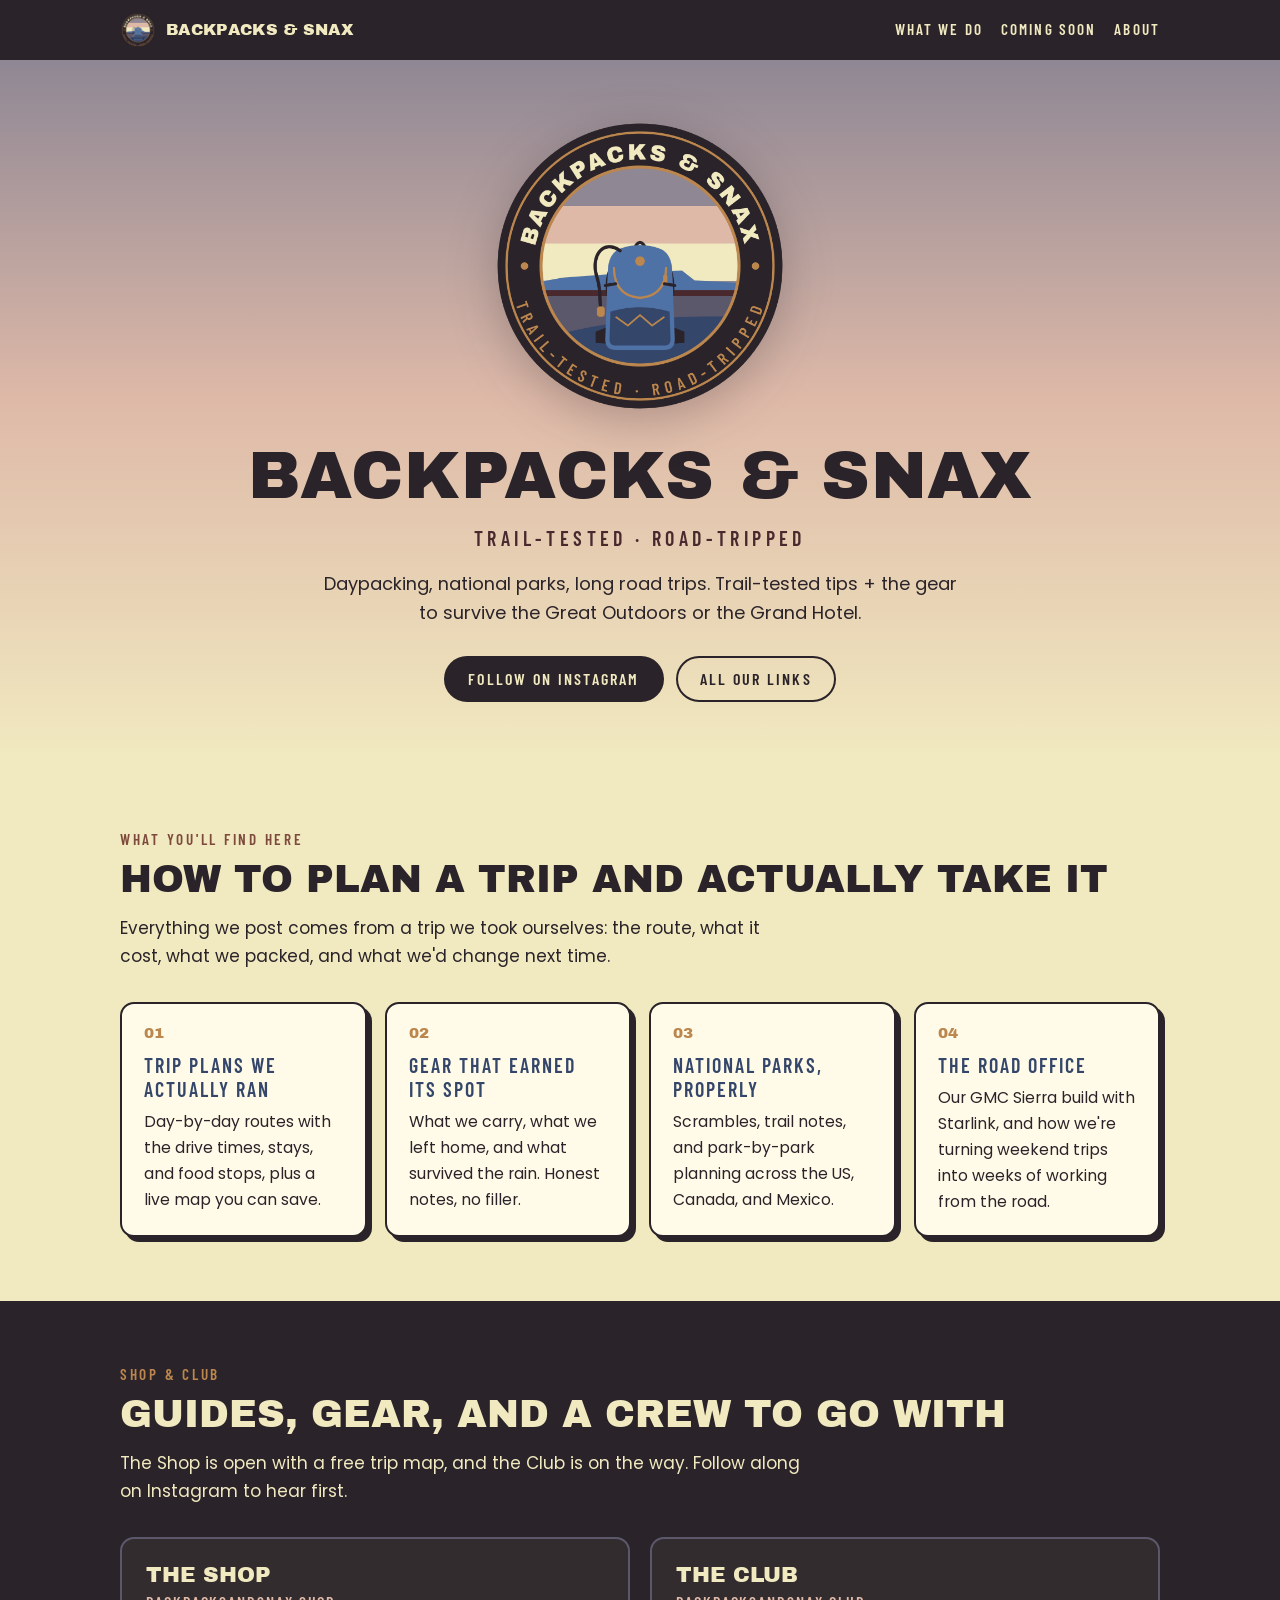
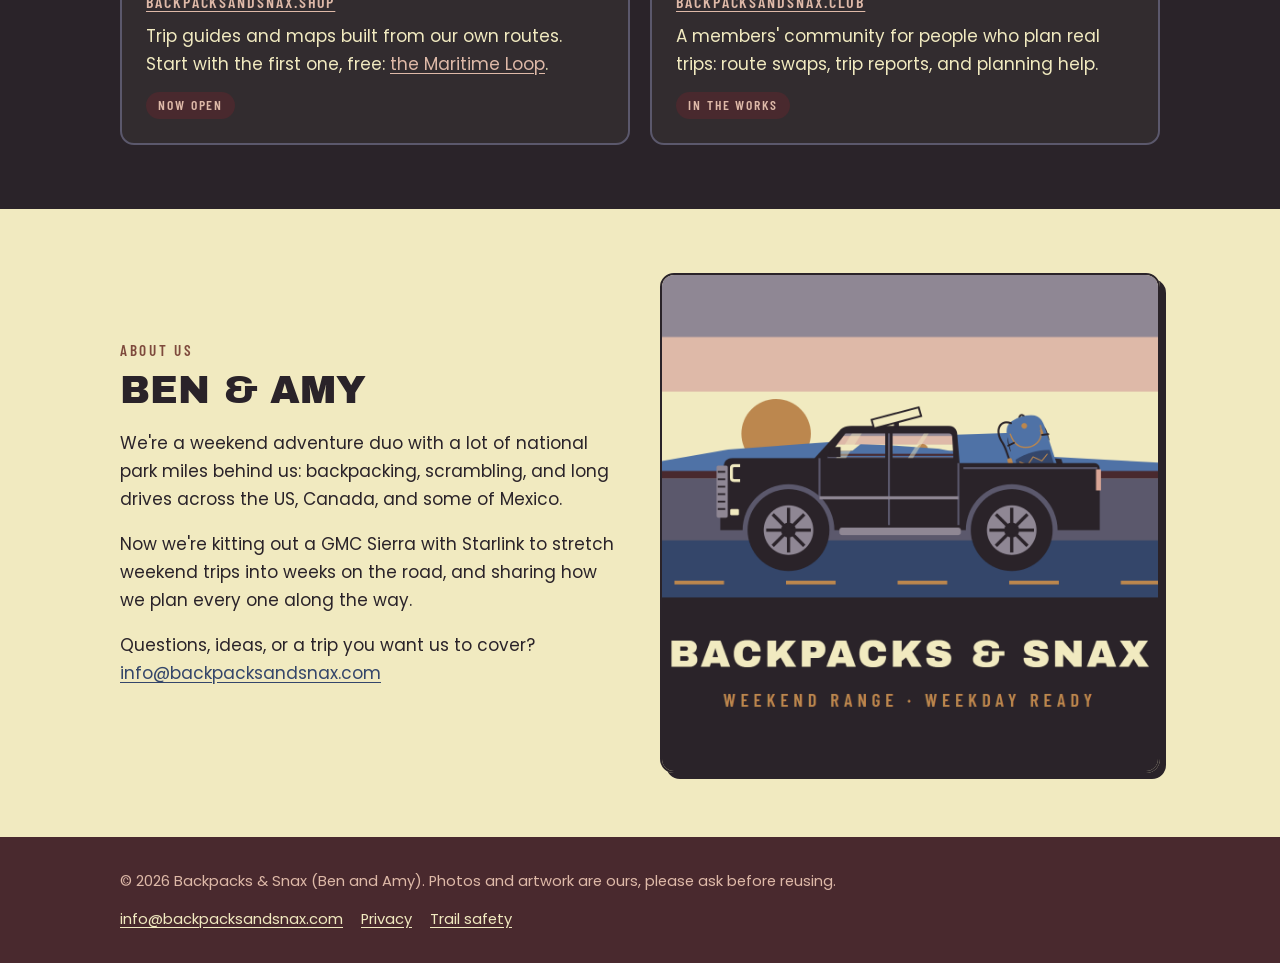
<file: index.html>
<!doctype html>
<html lang="en">
<head>
<meta charset="utf-8">
<meta name="viewport" content="width=device-width, initial-scale=1">
<meta http-equiv="Content-Security-Policy" content="default-src 'self'; script-src 'none'; style-src 'self'; img-src 'self' data:; font-src 'self'; connect-src 'none'; object-src 'none'; base-uri 'self'; form-action 'none'; upgrade-insecure-requests">
<meta name="referrer" content="strict-origin-when-cross-origin">
<title>Backpacks & Snax | Daypacking, national parks, long road trips</title>
<meta name="description" content="Ben and Amy's trail-tested trip plans, gear notes, and national park routes, plus the truck build that turns weekend trips into weeks on the road.">
<link rel="canonical" href="https://backpacksandsnax.com/">
<meta property="og:type" content="website">
<meta property="og:title" content="Backpacks & Snax">
<meta property="og:description" content="Daypacking, national parks, long road trips. Trail-tested tips + the gear to survive the Great Outdoors or the Grand Hotel.">
<meta property="og:url" content="https://backpacksandsnax.com/">
<meta property="og:image" content="https://backpacksandsnax.com/img/07-rig-at-sunset-1080.png">
<meta name="theme-color" content="#2A2329">
<link rel="icon" type="image/png" href="img/01-trailhead-badge-320.png">
<link rel="stylesheet" href="site.css">
</head>
<body>
<a class="skip" href="#main">Skip to content</a>
<header class="topbar">
  <div class="wrap">
    <a class="brand" href="/"><img src="img/01-trailhead-badge-320.png" alt="" width="36" height="36">Backpacks &amp; Snax</a>
    <nav aria-label="Main">
      <a href="#what">What we do</a>
      <a href="#next">Coming soon</a>
      <a href="#about">About</a>
    </nav>
  </div>
</header>

<main id="main">
  <div class="hero">
    <div class="wrap">
      <img class="badge" src="img/01-trailhead-badge-1080.png" alt="Backpacks and Snax trailhead badge: a blue backpack in front of a sunset, ringed by the words Trail-tested, Road-tripped" width="1080" height="1080">
      <h1>Backpacks &amp; Snax</h1>
      <p class="sub">Trail-tested &middot; Road-tripped</p>
      <p class="lead">Daypacking, national parks, long road trips. Trail-tested tips + the gear to survive the Great Outdoors or the Grand Hotel.</p>
      <div class="buttons">
        <a class="btn btn-solid" href="https://www.instagram.com/backpacksandsnax/" rel="me">Follow on Instagram</a>
        <a class="btn btn-line" href="https://linktr.ee/backpacksandsnax">All our links</a>
      </div>
    </div>
  </div>

  <section id="what">
    <div class="wrap">
      <p class="eyebrow">What you'll find here</p>
      <h2>How to plan a trip and actually take it</h2>
      <p class="intro">Everything we post comes from a trip we took ourselves: the route, what it cost, what we packed, and what we'd change next time.</p>
      <div class="cards">
        <div class="card"><span class="num">01</span><h3>Trip plans we actually ran</h3><p>Day-by-day routes with the drive times, stays, and food stops, plus a live map you can save.</p></div>
        <div class="card"><span class="num">02</span><h3>Gear that earned its spot</h3><p>What we carry, what we left home, and what survived the rain. Honest notes, no filler.</p></div>
        <div class="card"><span class="num">03</span><h3>National parks, properly</h3><p>Scrambles, trail notes, and park-by-park planning across the US, Canada, and Mexico.</p></div>
        <div class="card"><span class="num">04</span><h3>The road office</h3><p>Our GMC Sierra build with Starlink, and how we're turning weekend trips into weeks of working from the road.</p></div>
      </div>
    </div>
  </section>

  <section id="next" class="dark">
    <div class="wrap">
      <p class="eyebrow">Shop &amp; Club</p>
      <h2>Guides, gear, and a crew to go with</h2>
      <p class="intro">The Shop is open with a free trip map, and the Club is on the way. Follow along on Instagram to hear first.</p>
      <div class="next">
        <div class="next-item">
          <h3>The Shop</h3>
          <p class="domain"><a href="https://backpacksandsnax.shop">backpacksandsnax.shop</a></p>
          <p>Trip guides and maps built from our own routes. Start with the first one, free: <a href="https://backpacksandsnax.shop/maritime-loop.html">the Maritime Loop</a>.</p>
          <span class="pill">Now open</span>
        </div>
        <div class="next-item">
          <h3>The Club</h3>
          <p class="domain"><a href="https://backpacksandsnax.club">backpacksandsnax.club</a></p>
          <p>A members' community for people who plan real trips: route swaps, trip reports, and planning help.</p>
          <span class="pill">In the works</span>
        </div>
      </div>
    </div>
  </section>

  <section id="about">
    <div class="wrap about">
      <div>
        <p class="eyebrow">About us</p>
        <h2>Ben &amp; Amy</h2>
        <p>We're a weekend adventure duo with a lot of national park miles behind us: backpacking, scrambling, and long drives across the US, Canada, and some of Mexico.</p>
        <p>Now we're kitting out a GMC Sierra with Starlink to stretch weekend trips into weeks on the road, and sharing how we plan every one along the way.</p>
        <p>Questions, ideas, or a trip you want us to cover? <a href="mailto:info@backpacksandsnax.com">info@backpacksandsnax.com</a></p>
      </div>
      <img src="img/07-rig-at-sunset-1080.png" alt="Illustration of a dark pickup truck with a backpack in the bed and a Starlink dish, driving past a sunset. Text: Backpacks and Snax, Weekend Range, Weekday Ready" width="1080" height="1080" loading="lazy">
    </div>
  </section>
</main>

<footer>
  <div class="wrap">
    <p>&copy; 2026 Backpacks &amp; Snax (Ben and Amy). Photos and artwork are ours, please ask before reusing.</p>
    <nav aria-label="Footer">
      <a href="mailto:info@backpacksandsnax.com">info@backpacksandsnax.com</a>
      <a href="/privacy.html">Privacy</a>
      <a href="/trail-safety.html">Trail safety</a>
    </nav>
  </div>
</footer>
</body>
</html>
</file>
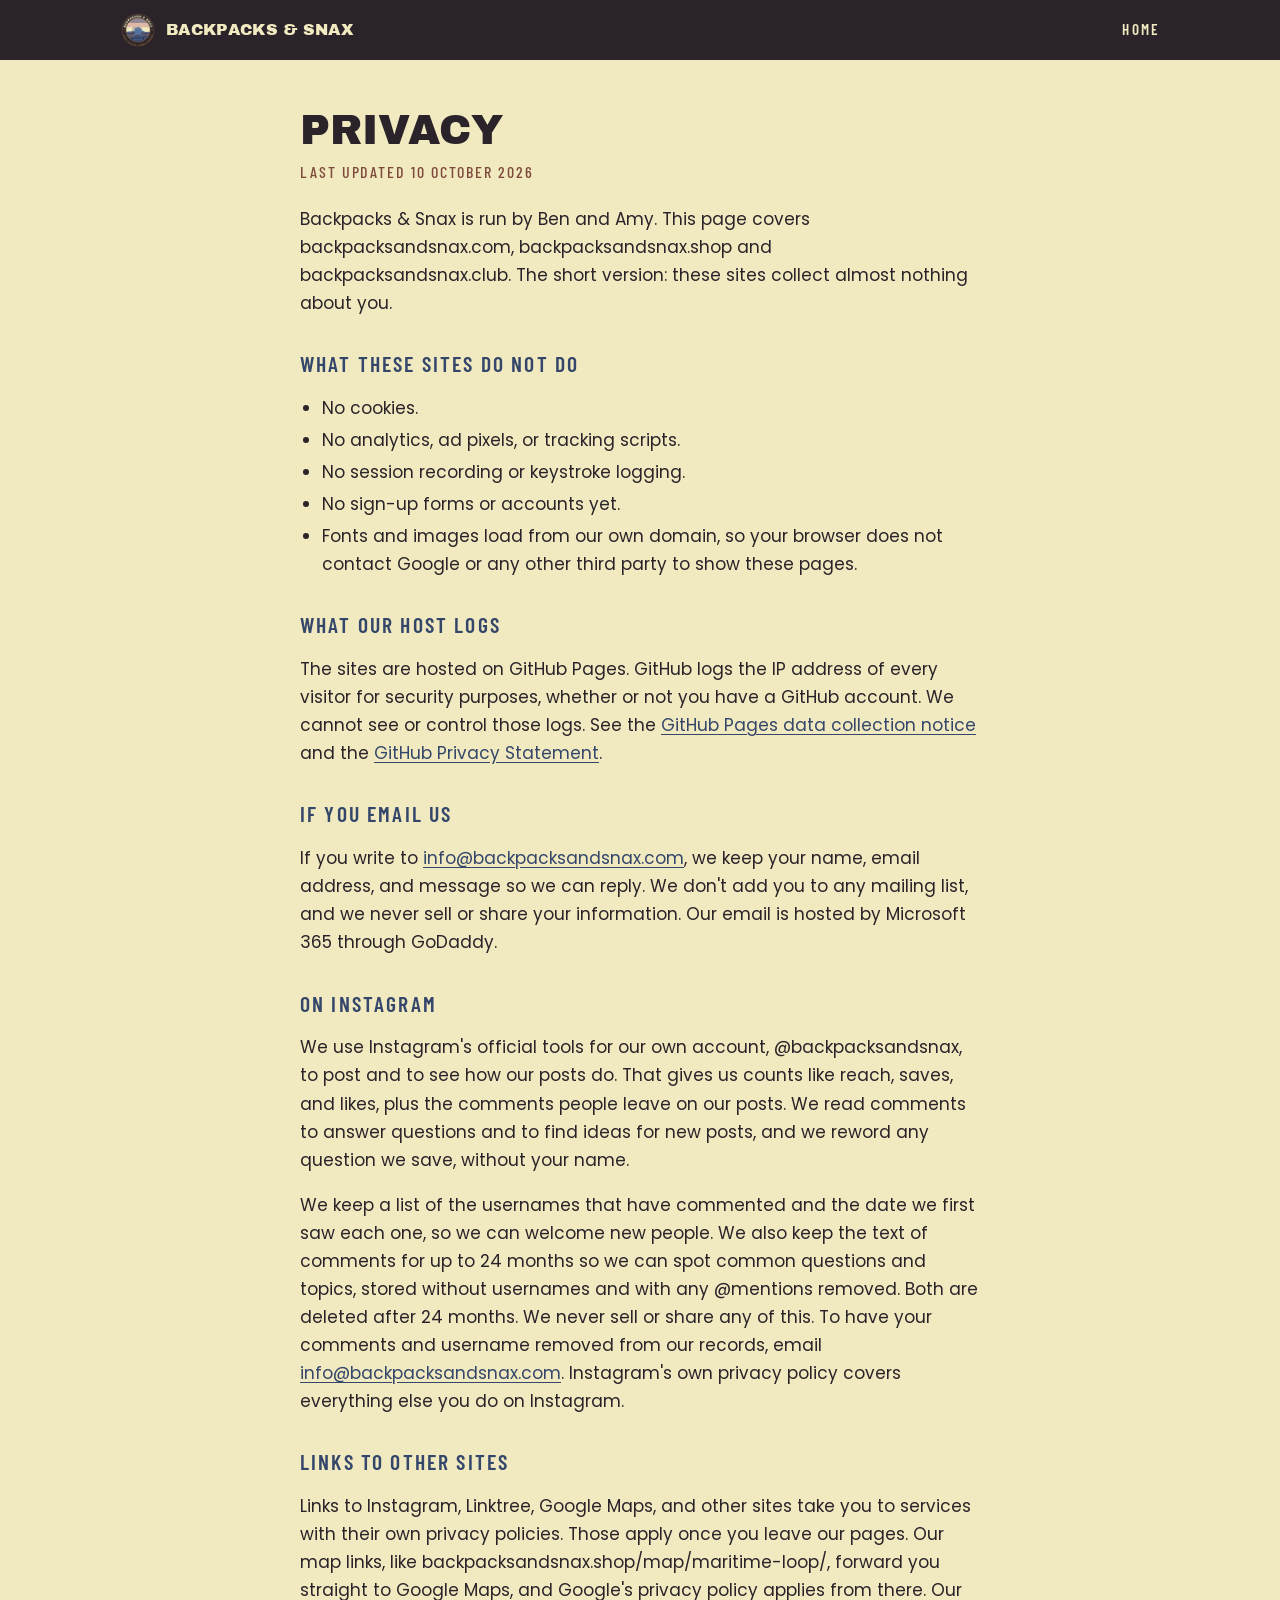
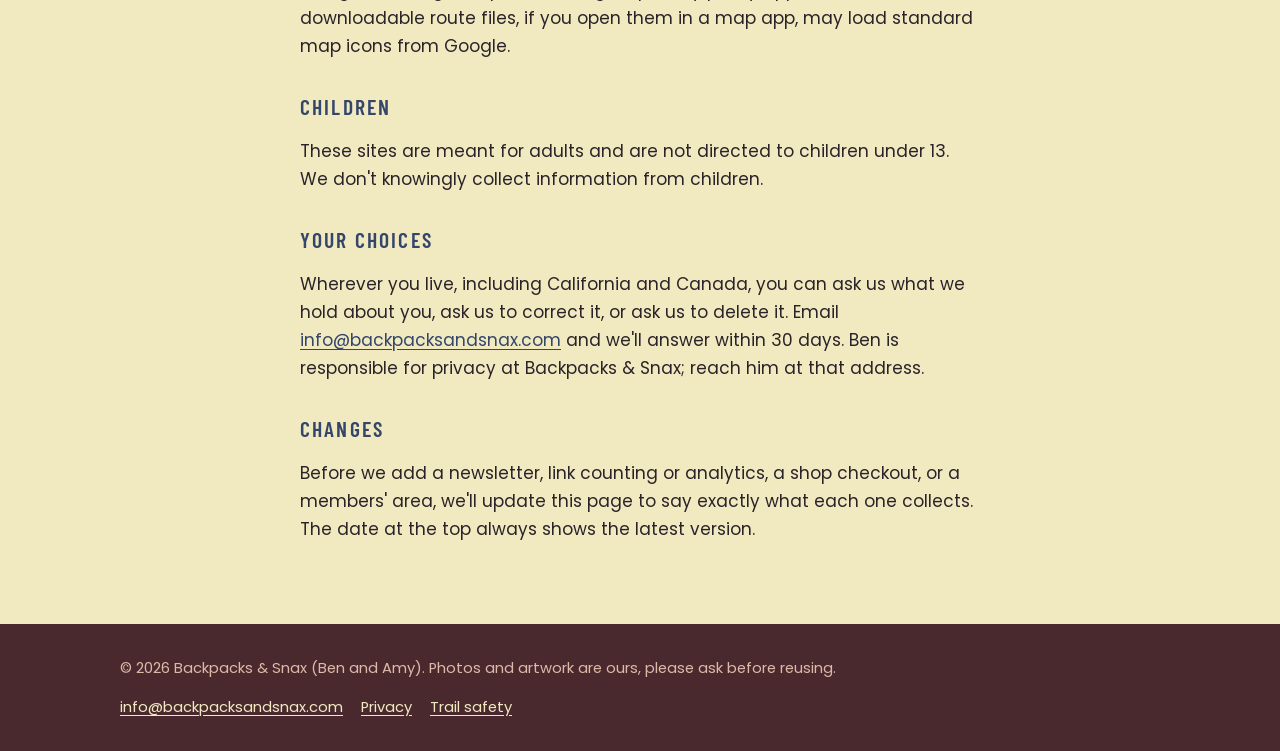
<file: privacy.html>
<!doctype html>
<html lang="en">
<head>
<meta charset="utf-8">
<meta name="viewport" content="width=device-width, initial-scale=1">
<meta http-equiv="Content-Security-Policy" content="default-src 'self'; script-src 'none'; style-src 'self'; img-src 'self' data:; font-src 'self'; connect-src 'none'; object-src 'none'; base-uri 'self'; form-action 'none'; upgrade-insecure-requests">
<meta name="referrer" content="strict-origin-when-cross-origin">
<title>Privacy | Backpacks & Snax</title>
<meta name="description" content="What Backpacks & Snax collects on this website (almost nothing) and how to reach us about your information.">
<link rel="canonical" href="https://backpacksandsnax.com/privacy.html">
<meta name="theme-color" content="#2A2329">
<link rel="icon" type="image/png" href="img/01-trailhead-badge-320.png">
<link rel="stylesheet" href="site.css">
</head>
<body>
<a class="skip" href="#main">Skip to content</a>
<header class="topbar">
  <div class="wrap">
    <a class="brand" href="/"><img src="img/01-trailhead-badge-320.png" alt="" width="36" height="36">Backpacks &amp; Snax</a>
    <nav aria-label="Main"><a href="/">Home</a></nav>
  </div>
</header>

<main id="main" class="prose">
  <h1>Privacy</h1>
  <p class="updated">Last updated 10 October 2026</p>

  <p>Backpacks &amp; Snax is run by Ben and Amy. This page covers backpacksandsnax.com, backpacksandsnax.shop and backpacksandsnax.club. The short version: these sites collect almost nothing about you.</p>

  <h2>What these sites do not do</h2>
  <ul>
    <li>No cookies.</li>
    <li>No analytics, ad pixels, or tracking scripts.</li>
    <li>No session recording or keystroke logging.</li>
    <li>No sign-up forms or accounts yet.</li>
    <li>Fonts and images load from our own domain, so your browser does not contact Google or any other third party to show these pages.</li>
  </ul>

  <h2>What our host logs</h2>
  <p>The sites are hosted on GitHub Pages. GitHub logs the IP address of every visitor for security purposes, whether or not you have a GitHub account. We cannot see or control those logs. See the <a href="https://docs.github.com/en/pages/getting-started-with-github-pages/what-is-github-pages#data-collection">GitHub Pages data collection notice</a> and the <a href="https://docs.github.com/en/site-policy/privacy-policies/github-general-privacy-statement">GitHub Privacy Statement</a>.</p>

  <h2>If you email us</h2>
  <p>If you write to <a href="mailto:info@backpacksandsnax.com">info@backpacksandsnax.com</a>, we keep your name, email address, and message so we can reply. We don't add you to any mailing list, and we never sell or share your information. Our email is hosted by Microsoft 365 through GoDaddy.</p>

  <h2>On Instagram</h2>
  <p>We use Instagram's official tools for our own account, @backpacksandsnax, to post and to see how our posts do. That gives us counts like reach, saves, and likes, plus the comments people leave on our posts. We read comments to answer questions and to find ideas for new posts, and we reword any question we save, without your name.</p>
  <p>We keep a list of the usernames that have commented and the date we first saw each one, so we can welcome new people. We also keep the text of comments for up to 24 months so we can spot common questions and topics, stored without usernames and with any @mentions removed. Both are deleted after 24 months. We never sell or share any of this. To have your comments and username removed from our records, email <a href="mailto:info@backpacksandsnax.com">info@backpacksandsnax.com</a>. Instagram's own privacy policy covers everything else you do on Instagram.</p>

  <h2>Links to other sites</h2>
  <p>Links to Instagram, Linktree, Google Maps, and other sites take you to services with their own privacy policies. Those apply once you leave our pages. Our map links, like backpacksandsnax.shop/map/maritime-loop/, forward you straight to Google Maps, and Google's privacy policy applies from there. Our downloadable route files, if you open them in a map app, may load standard map icons from Google.</p>

  <h2>Children</h2>
  <p>These sites are meant for adults and are not directed to children under 13. We don't knowingly collect information from children.</p>

  <h2>Your choices</h2>
  <p>Wherever you live, including California and Canada, you can ask us what we hold about you, ask us to correct it, or ask us to delete it. Email <a href="mailto:info@backpacksandsnax.com">info@backpacksandsnax.com</a> and we'll answer within 30 days. Ben is responsible for privacy at Backpacks &amp; Snax; reach him at that address.</p>

  <h2>Changes</h2>
  <p>Before we add a newsletter, link counting or analytics, a shop checkout, or a members' area, we'll update this page to say exactly what each one collects. The date at the top always shows the latest version.</p>
</main>

<footer>
  <div class="wrap">
    <p>&copy; 2026 Backpacks &amp; Snax (Ben and Amy). Photos and artwork are ours, please ask before reusing.</p>
    <nav aria-label="Footer">
      <a href="mailto:info@backpacksandsnax.com">info@backpacksandsnax.com</a>
      <a href="/privacy.html">Privacy</a>
      <a href="/trail-safety.html">Trail safety</a>
    </nav>
  </div>
</footer>
</body>
</html>
</file>
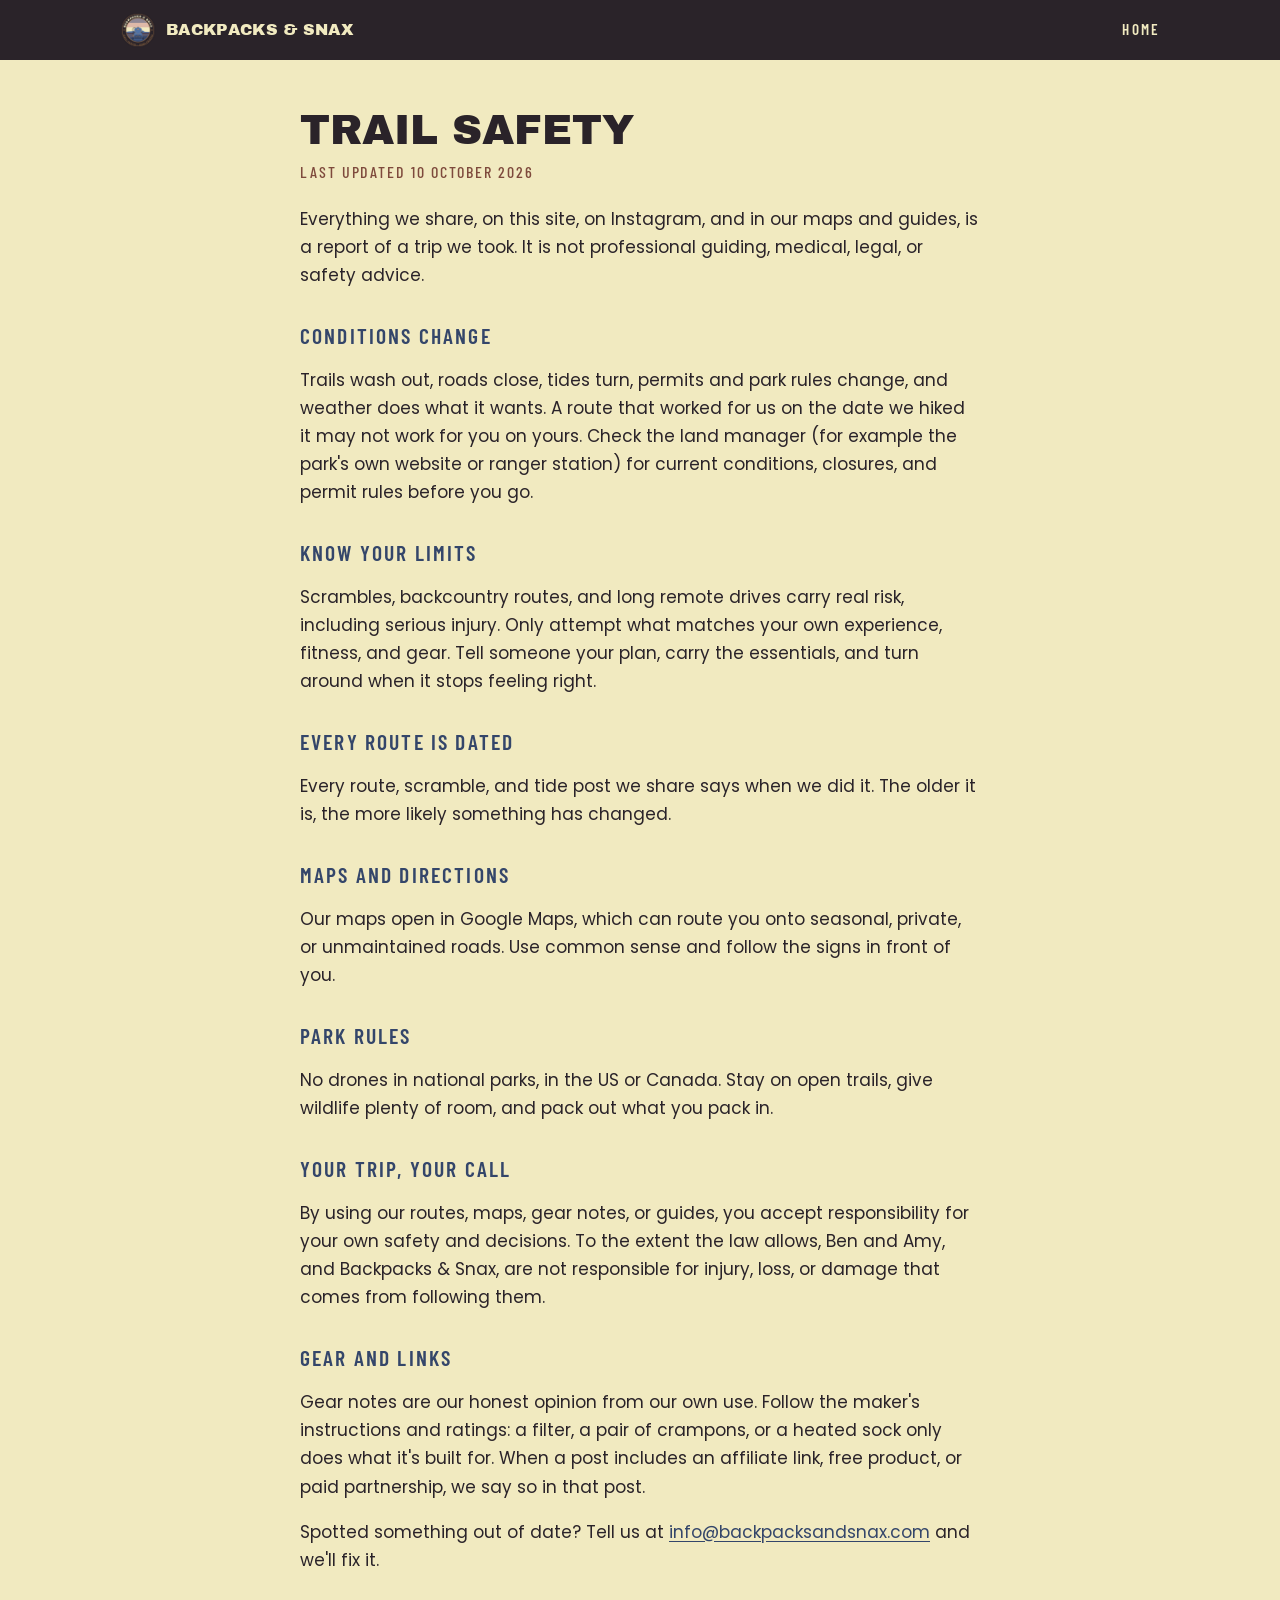
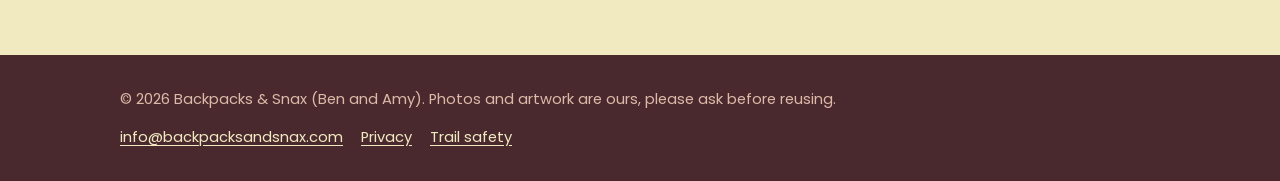
<file: trail-safety.html>
<!doctype html>
<html lang="en">
<head>
<meta charset="utf-8">
<meta name="viewport" content="width=device-width, initial-scale=1">
<meta http-equiv="Content-Security-Policy" content="default-src 'self'; script-src 'none'; style-src 'self'; img-src 'self' data:; font-src 'self'; connect-src 'none'; object-src 'none'; base-uri 'self'; form-action 'none'; upgrade-insecure-requests">
<meta name="referrer" content="strict-origin-when-cross-origin">
<title>Trail Safety | Backpacks & Snax</title>
<meta name="description" content="Our routes and gear notes are trip reports, not professional guidance. Check current conditions and know your limits.">
<link rel="canonical" href="https://backpacksandsnax.com/trail-safety.html">
<meta name="theme-color" content="#2A2329">
<link rel="icon" type="image/png" href="img/01-trailhead-badge-320.png">
<link rel="stylesheet" href="site.css">
</head>
<body>
<a class="skip" href="#main">Skip to content</a>
<header class="topbar">
  <div class="wrap">
    <a class="brand" href="/"><img src="img/01-trailhead-badge-320.png" alt="" width="36" height="36">Backpacks &amp; Snax</a>
    <nav aria-label="Main"><a href="/">Home</a></nav>
  </div>
</header>

<main id="main" class="prose">
  <h1>Trail safety</h1>
  <p class="updated">Last updated 10 October 2026</p>

  <p>Everything we share, on this site, on Instagram, and in our maps and guides, is a report of a trip we took. It is not professional guiding, medical, legal, or safety advice.</p>

  <h2>Conditions change</h2>
  <p>Trails wash out, roads close, tides turn, permits and park rules change, and weather does what it wants. A route that worked for us on the date we hiked it may not work for you on yours. Check the land manager (for example the park's own website or ranger station) for current conditions, closures, and permit rules before you go.</p>

  <h2>Know your limits</h2>
  <p>Scrambles, backcountry routes, and long remote drives carry real risk, including serious injury. Only attempt what matches your own experience, fitness, and gear. Tell someone your plan, carry the essentials, and turn around when it stops feeling right.</p>

  <h2>Every route is dated</h2>
  <p>Every route, scramble, and tide post we share says when we did it. The older it is, the more likely something has changed.</p>

  <h2>Maps and directions</h2>
  <p>Our maps open in Google Maps, which can route you onto seasonal, private, or unmaintained roads. Use common sense and follow the signs in front of you.</p>

  <h2>Park rules</h2>
  <p>No drones in national parks, in the US or Canada. Stay on open trails, give wildlife plenty of room, and pack out what you pack in.</p>

  <h2>Your trip, your call</h2>
  <p>By using our routes, maps, gear notes, or guides, you accept responsibility for your own safety and decisions. To the extent the law allows, Ben and Amy, and Backpacks &amp; Snax, are not responsible for injury, loss, or damage that comes from following them.</p>

  <h2>Gear and links</h2>
  <p>Gear notes are our honest opinion from our own use. Follow the maker's instructions and ratings: a filter, a pair of crampons, or a heated sock only does what it's built for. When a post includes an affiliate link, free product, or paid partnership, we say so in that post.</p>

  <p>Spotted something out of date? Tell us at <a href="mailto:info@backpacksandsnax.com">info@backpacksandsnax.com</a> and we'll fix it.</p>
</main>

<footer>
  <div class="wrap">
    <p>&copy; 2026 Backpacks &amp; Snax (Ben and Amy). Photos and artwork are ours, please ask before reusing.</p>
    <nav aria-label="Footer">
      <a href="mailto:info@backpacksandsnax.com">info@backpacksandsnax.com</a>
      <a href="/privacy.html">Privacy</a>
      <a href="/trail-safety.html">Trail safety</a>
    </nav>
  </div>
</footer>
</body>
</html>
</file>
<file: site.css>
/* Backpacks & Snax site styles. Blomidon palette (Brand/palettes/blomidon.md).
   Fonts are self-hosted from /fonts so no visitor request ever goes to Google. */

@font-face { font-family: "Archivo Black"; src: url("fonts/archivo-black-latin-400-normal.woff2") format("woff2"); font-weight: 400; font-display: swap; }
@font-face { font-family: "Poppins"; src: url("fonts/poppins-latin-400-normal.woff2") format("woff2"); font-weight: 400; font-display: swap; }
@font-face { font-family: "Poppins"; src: url("fonts/poppins-latin-500-normal.woff2") format("woff2"); font-weight: 500; font-display: swap; }
@font-face { font-family: "Poppins"; src: url("fonts/poppins-latin-600-normal.woff2") format("woff2"); font-weight: 600; font-display: swap; }
@font-face { font-family: "Barlow Condensed"; src: url("fonts/barlow-condensed-latin-500-normal.woff2") format("woff2"); font-weight: 500; font-display: swap; }
@font-face { font-family: "Barlow Condensed"; src: url("fonts/barlow-condensed-latin-600-normal.woff2") format("woff2"); font-weight: 600; font-display: swap; }

:root {
  --sky-lemon: #F1EAC0;
  --peach: #DEB9A8;
  --blush: #D9A596;
  --lavender: #8F8794;
  --aubergine: #2A2329;
  --oxblood: #49292E;
  --mudflat: #5B586C;
  --red-earth: #7E4A3C;
  --blomidon: #4F72A6;
  --blomidon-deep: #34466A;
  --sedge: #5F6450;
  --ochre: #BC874E;

  --display: "Archivo Black", "Arial Black", sans-serif;
  --body: "Poppins", system-ui, -apple-system, "Segoe UI", sans-serif;
  --utility: "Barlow Condensed", "Arial Narrow", sans-serif;
  --wrap: 1080px;
}

*, *::before, *::after { box-sizing: border-box; }
html { -webkit-text-size-adjust: 100%; }
body {
  margin: 0;
  background: var(--sky-lemon);
  color: var(--aubergine);
  font: 400 1.0625rem/1.65 var(--body);
}
img { max-width: 100%; height: auto; display: block; }
a { color: var(--blomidon-deep); text-underline-offset: 3px; }
a:hover { color: var(--red-earth); }
:focus-visible { outline: 3px solid var(--blomidon); outline-offset: 3px; border-radius: 4px; }

.wrap { max-width: var(--wrap); margin: 0 auto; padding: 0 20px; }
.skip { position: absolute; left: -999px; top: 8px; background: var(--aubergine); color: var(--sky-lemon); padding: 8px 14px; border-radius: 6px; z-index: 10; }
.skip:focus { left: 8px; }

.eyebrow {
  font: 600 0.95rem/1.2 var(--utility);
  letter-spacing: 0.18em;
  text-transform: uppercase;
  color: var(--red-earth);
  margin: 0 0 10px;
}

/* Top bar */
.topbar { background: var(--aubergine); color: var(--sky-lemon); }
.topbar .wrap { display: flex; align-items: center; justify-content: space-between; gap: 16px; min-height: 60px; }
.brand { display: flex; align-items: center; gap: 10px; color: var(--sky-lemon); text-decoration: none; font: 400 1rem/1 var(--display); text-transform: uppercase; letter-spacing: 0.02em; }
.brand img { width: 36px; height: 36px; }
.brand:hover { color: var(--peach); }
.topbar nav { display: flex; gap: 18px; flex-wrap: wrap; }
.topbar nav a { color: var(--sky-lemon); text-decoration: none; font: 600 0.95rem/1 var(--utility); letter-spacing: 0.14em; text-transform: uppercase; }
.topbar nav a:hover { color: var(--ochre); }

/* Hero: the painting's sunset sky, top to bottom */
.hero {
  background: linear-gradient(180deg, var(--lavender) 0%, var(--peach) 48%, var(--sky-lemon) 100%);
  padding: 56px 0 64px;
  text-align: center;
}
.hero .badge { width: min(300px, 70vw); margin: 0 auto 26px; filter: drop-shadow(0 10px 24px rgba(42, 35, 41, 0.28)); }
.hero h1 {
  font: 400 clamp(2.2rem, 7vw, 4.2rem)/1.02 var(--display);
  text-transform: uppercase;
  margin: 0 0 14px;
  letter-spacing: 0.01em;
}
.hero .sub { font: 600 clamp(1rem, 2.6vw, 1.25rem)/1.3 var(--utility); letter-spacing: 0.22em; text-transform: uppercase; color: var(--oxblood); margin: 0 0 18px; }
.hero .lead { max-width: 640px; margin: 0 auto 28px; font-size: 1.12rem; }

.buttons { display: flex; gap: 12px; justify-content: center; flex-wrap: wrap; }
.btn {
  display: inline-block;
  padding: 13px 22px;
  border-radius: 999px;
  font: 600 1rem/1 var(--utility);
  letter-spacing: 0.14em;
  text-transform: uppercase;
  text-decoration: none;
  border: 2px solid var(--aubergine);
}
.btn-solid { background: var(--aubergine); color: var(--sky-lemon); }
.btn-solid:hover { background: var(--oxblood); border-color: var(--oxblood); color: var(--sky-lemon); }
.btn-line { color: var(--aubergine); }
.btn-line:hover { background: var(--aubergine); color: var(--sky-lemon); }

/* Sections */
section { padding: 64px 0; }
section h2 { font: 400 clamp(1.6rem, 4.4vw, 2.4rem)/1.1 var(--display); text-transform: uppercase; margin: 0 0 14px; }
.intro { max-width: 680px; margin: 0 0 32px; }

.cards { display: grid; grid-template-columns: repeat(auto-fit, minmax(230px, 1fr)); gap: 18px; }
.card { background: #fffbe8; border: 2px solid var(--aubergine); border-radius: 14px; padding: 22px 22px 20px; box-shadow: 5px 5px 0 var(--aubergine); }
.card h3 { font: 600 1.25rem/1.2 var(--utility); letter-spacing: 0.1em; text-transform: uppercase; margin: 0 0 8px; color: var(--blomidon-deep); }
.card p { margin: 0; font-size: 0.98rem; }
.card .num { font: 400 0.95rem/1 var(--display); color: var(--ochre); display: block; margin-bottom: 12px; }

.dark { background: var(--aubergine); color: var(--sky-lemon); }
.dark .eyebrow { color: var(--ochre); }
.dark a { color: var(--peach); }
.dark a:hover { color: var(--sky-lemon); }

.next { display: grid; grid-template-columns: repeat(auto-fit, minmax(280px, 1fr)); gap: 20px; }
.next-item { border: 2px solid var(--mudflat); border-radius: 14px; padding: 24px; background: rgba(241, 234, 192, 0.04); }
.next-item h3 { font: 400 1.35rem/1.15 var(--display); text-transform: uppercase; margin: 0 0 6px; }
.next-item .domain { font: 600 1rem/1 var(--utility); letter-spacing: 0.12em; text-transform: uppercase; color: var(--ochre); margin: 0 0 12px; }
.next-item p { margin: 0; }
.pill { display: inline-block; margin-top: 14px; padding: 5px 12px; border-radius: 999px; background: var(--oxblood); color: var(--peach); font: 600 0.85rem/1.2 var(--utility); letter-spacing: 0.14em; text-transform: uppercase; }

.about { display: grid; grid-template-columns: minmax(0, 1fr) minmax(0, 1fr); gap: 40px; align-items: center; }
.about img { border-radius: 14px; border: 2px solid var(--aubergine); box-shadow: 6px 6px 0 var(--aubergine); }
@media (max-width: 760px) { .about { grid-template-columns: 1fr; gap: 26px; } }

/* Prose pages (privacy, trail safety) */
.prose { max-width: 720px; padding: 48px 20px 64px; margin: 0 auto; }
.prose h1 { font: 400 clamp(1.8rem, 5vw, 2.6rem)/1.1 var(--display); text-transform: uppercase; margin: 0 0 8px; }
.prose h2 { font: 600 1.35rem/1.2 var(--utility); letter-spacing: 0.1em; text-transform: uppercase; margin: 34px 0 8px; color: var(--blomidon-deep); }
.prose .updated { font: 500 1rem/1.2 var(--utility); letter-spacing: 0.12em; text-transform: uppercase; color: var(--red-earth); margin: 0 0 24px; }
.prose ul { padding-left: 22px; }
.prose li { margin: 4px 0; }

/* Coming-soon pages (.shop, .club) */
.soon .hero { min-height: calc(100vh - 60px - 88px); display: flex; align-items: center; }
.soon .hero .wrap { width: 100%; }
h1, h2, h3 { overflow-wrap: break-word; }

/* Shop: product grid */
.products { display: grid; grid-template-columns: repeat(auto-fit, minmax(260px, 1fr)); gap: 22px; }
.product { background: #fffbe8; border: 2px solid var(--aubergine); border-radius: 14px; overflow: hidden; box-shadow: 5px 5px 0 var(--aubergine); display: flex; flex-direction: column; color: var(--aubergine); text-decoration: none; }
a.product:hover { transform: translate(-2px, -2px); box-shadow: 7px 7px 0 var(--aubergine); color: var(--aubergine); }
.product img { width: 100%; aspect-ratio: 4 / 5; object-fit: cover; border-bottom: 2px solid var(--aubergine); }
.product .body { padding: 18px 20px 20px; display: flex; flex-direction: column; gap: 8px; flex: 1; }
.product h3 { font: 400 1.3rem/1.15 var(--display); text-transform: uppercase; margin: 0; }
.product p { margin: 0; font-size: 0.97rem; }
.price { font: 600 1.05rem/1 var(--utility); letter-spacing: 0.14em; text-transform: uppercase; color: var(--red-earth); margin-top: auto; padding-top: 8px; }
.price.free { color: var(--sedge); }
.product.soon { opacity: 0.72; box-shadow: none; border-style: dashed; }
.product.soon .ph { aspect-ratio: 4 / 5; display: flex; align-items: center; justify-content: center; background: var(--peach); border-bottom: 2px dashed var(--aubergine); font: 600 1rem/1 var(--utility); letter-spacing: 0.2em; text-transform: uppercase; color: var(--oxblood); }

/* Shop: product page */
.product-hero { display: grid; grid-template-columns: minmax(0, 5fr) minmax(0, 6fr); gap: 40px; align-items: center; padding: 48px 20px 56px; }
.product-hero img { border-radius: 14px; border: 2px solid var(--aubergine); box-shadow: 6px 6px 0 var(--aubergine); }
.product-hero h1 { font: 400 clamp(2rem, 5.5vw, 3.2rem)/1.02 var(--display); text-transform: uppercase; margin: 0 0 10px; }
.stats { font: 600 1.05rem/1.4 var(--utility); letter-spacing: 0.14em; text-transform: uppercase; color: var(--oxblood); margin: 0 0 16px; }
.product-hero .buttons { justify-content: flex-start; margin-top: 22px; }
.fine { font-size: 0.88rem; color: var(--mudflat); margin-top: 14px; }
@media (max-width: 760px) { .product-hero { grid-template-columns: 1fr; gap: 26px; padding-top: 28px; } }

.callout { background: var(--peach); border: 2px solid var(--aubergine); border-radius: 14px; padding: 22px 24px; }
.callout h3 { font: 600 1.3rem/1.2 var(--utility); letter-spacing: 0.1em; text-transform: uppercase; margin: 0 0 6px; color: var(--oxblood); }
.callout p { margin: 0 0 8px; }
.callout p:last-child { margin: 0; }
.callout a, .dark .callout a { color: var(--blomidon-deep); font-weight: 500; }
.callout a:hover, .dark .callout a:hover { color: var(--red-earth); }

.days { list-style: none; margin: 0; padding: 0; display: grid; gap: 14px; }
.day { display: grid; grid-template-columns: 92px minmax(0, 1fr); gap: 18px; background: #fffbe8; border: 2px solid var(--aubergine); border-radius: 14px; padding: 18px 20px; }
.day .when { font: 400 1.05rem/1.1 var(--display); text-transform: uppercase; color: var(--ochre); }
.day h3 { font: 600 1.3rem/1.2 var(--utility); letter-spacing: 0.08em; text-transform: uppercase; margin: 0 0 4px; color: var(--blomidon-deep); }
.day .stay { font: 500 0.95rem/1.3 var(--utility); letter-spacing: 0.1em; text-transform: uppercase; color: var(--red-earth); margin: 0 0 6px; }
.day p { margin: 0; }
.day .drive { display: inline-block; margin-top: 8px; font: 600 0.88rem/1 var(--utility); letter-spacing: 0.12em; text-transform: uppercase; color: var(--sedge); }
@media (max-width: 520px) { .day { grid-template-columns: 1fr; gap: 6px; } }

.photos { display: grid; grid-template-columns: repeat(auto-fit, minmax(260px, 1fr)); gap: 18px; }
.photos figure { margin: 0; }
.photos img { border-radius: 12px; border: 2px solid var(--aubergine); aspect-ratio: 3 / 2; object-fit: cover; width: 100%; }
.photos figcaption { font: 500 0.95rem/1.3 var(--utility); letter-spacing: 0.08em; text-transform: uppercase; color: var(--mudflat); margin-top: 8px; }

/* Footer */
footer { background: var(--oxblood); color: var(--peach); padding: 32px 0; font-size: 0.92rem; }
footer .wrap { display: flex; flex-wrap: wrap; gap: 14px 28px; justify-content: space-between; align-items: center; }
footer a { color: var(--sky-lemon); }
footer a:hover { color: var(--ochre); }
footer nav { display: flex; gap: 18px; flex-wrap: wrap; }
footer p { margin: 0; }
</file>
